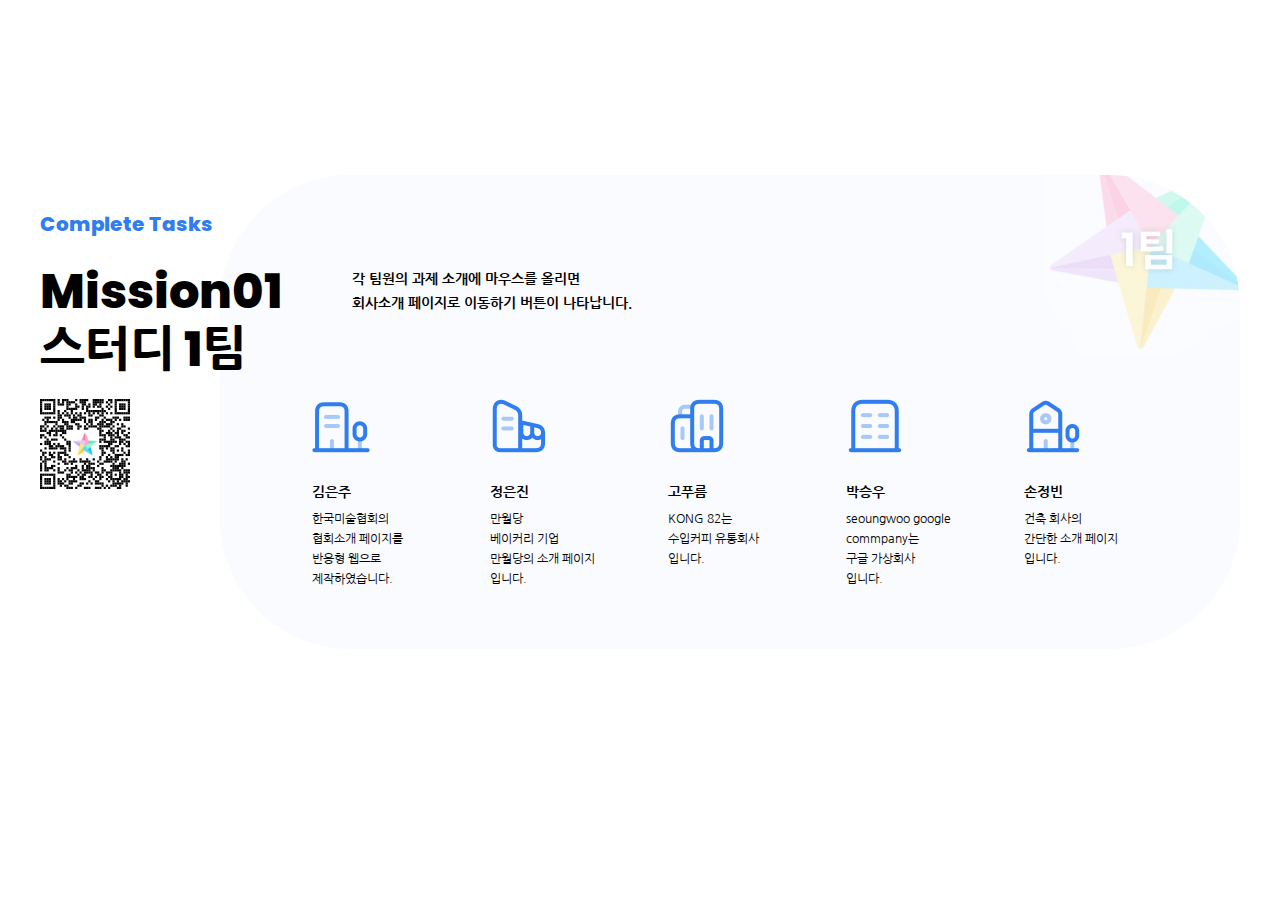
<file: index.html>
<!DOCTYPE html>
<html lang="ko">
   <head>
      <meta charset="UTF-8">
      <meta http-equiv="X-UA-Compatible" content="IE=edge">
      <meta name="viewport" content="width=device-width, initial-scale=1.0">
      <title>Mission01_Study1Team</title>
      <link rel="stylesheet" href="css/kej_index.css">
      <script src="javascript/prefixfree.min.js"></script>
   </head>
   <body>
      <article class="wrap">
         <header>
            <h1><span>Complete Tasks</span>Mission01<br>스터디 1팀</h1>
            <img src="resources/images/kej/index/qrcode.svg" alt="스터디 1팀의 Github" title="스터디 1팀의 Github 바로가기 QRcode">
         </header>
         <section class="flexbox">
            <h2 class="hidden">컨텐츠 시작</h2>
            <p class="discript">각 팀원의 과제 소개에 마우스를 올리면<br>회사소개 페이지로 이동하기 버튼이 나타납니다.</p>
            <article>
               <h2 class="hidden">팀원 과제 링크</h2>
               <!-- 김은주 -->
               <section>
                  <img src="resources/images/kej/index/icon_kej.png" alt="건물아이콘">
                  <h3>김은주</h3>
                  <p>한국미술협회의<br>협회소개 페이지를<br>반응형 웹으로<br>제작하였습니다.</p>
                  <a href="html/kej_about.html" target="_blank" title="회사소개"><span class="hidden">김은주의 과제로 이동하기</span></a>
               </section>
               <!-- 정은진 : p에 설명 수정, a href에 링크경로 추가해 주세요 -->
               <section>
                  <img src="resources/images/kej/index/icon_jej.png" alt="건물아이콘">
                  <h3>정은진</h3>
                  <p>만월당<br>베이커리 기업<br>만월당의 소개 페이지<br>입니다.</p>
                  <a href="html/jungenjin.html" target="_blank" title="회사소개"><span class="hidden">정은진 과제로 이동하기</span></a>
               </section>
               <!-- 고푸름 : p에 설명 수정, a href에 링크경로 추가해 주세요 -->
               <section>
                  <img src="resources/images/kej/index/icon_kpr.png" alt="건물아이콘">
                  <h3>고푸름</h3>
                  <p>KONG 82는<br>수입커피 유통회사<br>입니다.</p>
                  <a href="./html/kopureum.html" target="_blank" title="회사소개"><span class="hidden">고푸름의 과제로 이동하기</span></a>
               </section>
               <!-- 박승우 : p에 설명 수정, a href에 링크경로 추가해 주세요 -->
               <section>
                  <img src="resources/images/kej/index/icon_psw.png" alt="건물아이콘">
                  <h3>박승우</h3>
                  <p>seoungwoo google commpany는<br>구글 가상회사<br>입니다.</p>
                  <a href="./html/seoungwoo.html" target="_blank" title="회사소개"><span class="hidden">박승우 과제로 이동하기</span></a>
               </section>
               <!-- 손정빈 : p에 설명 수정, a href에 링크경로 추가해 주세요 -->
               <section>
                  <img src="resources/images/kej/index/icon_sjb.png" alt="건물아이콘">
                  <h3>손정빈</h3>
                  <p>건축 회사의<br>간단한 소개 페이지<br>입니다.</p>
                  <a href="html/son.html.html" target="_blank" title="회사소개"><span class="hidden">손정빈의 과제로 이동하기</span></a>
               </section>
            </article>
         </section>
      </article>
   </body>
</html>
</file>
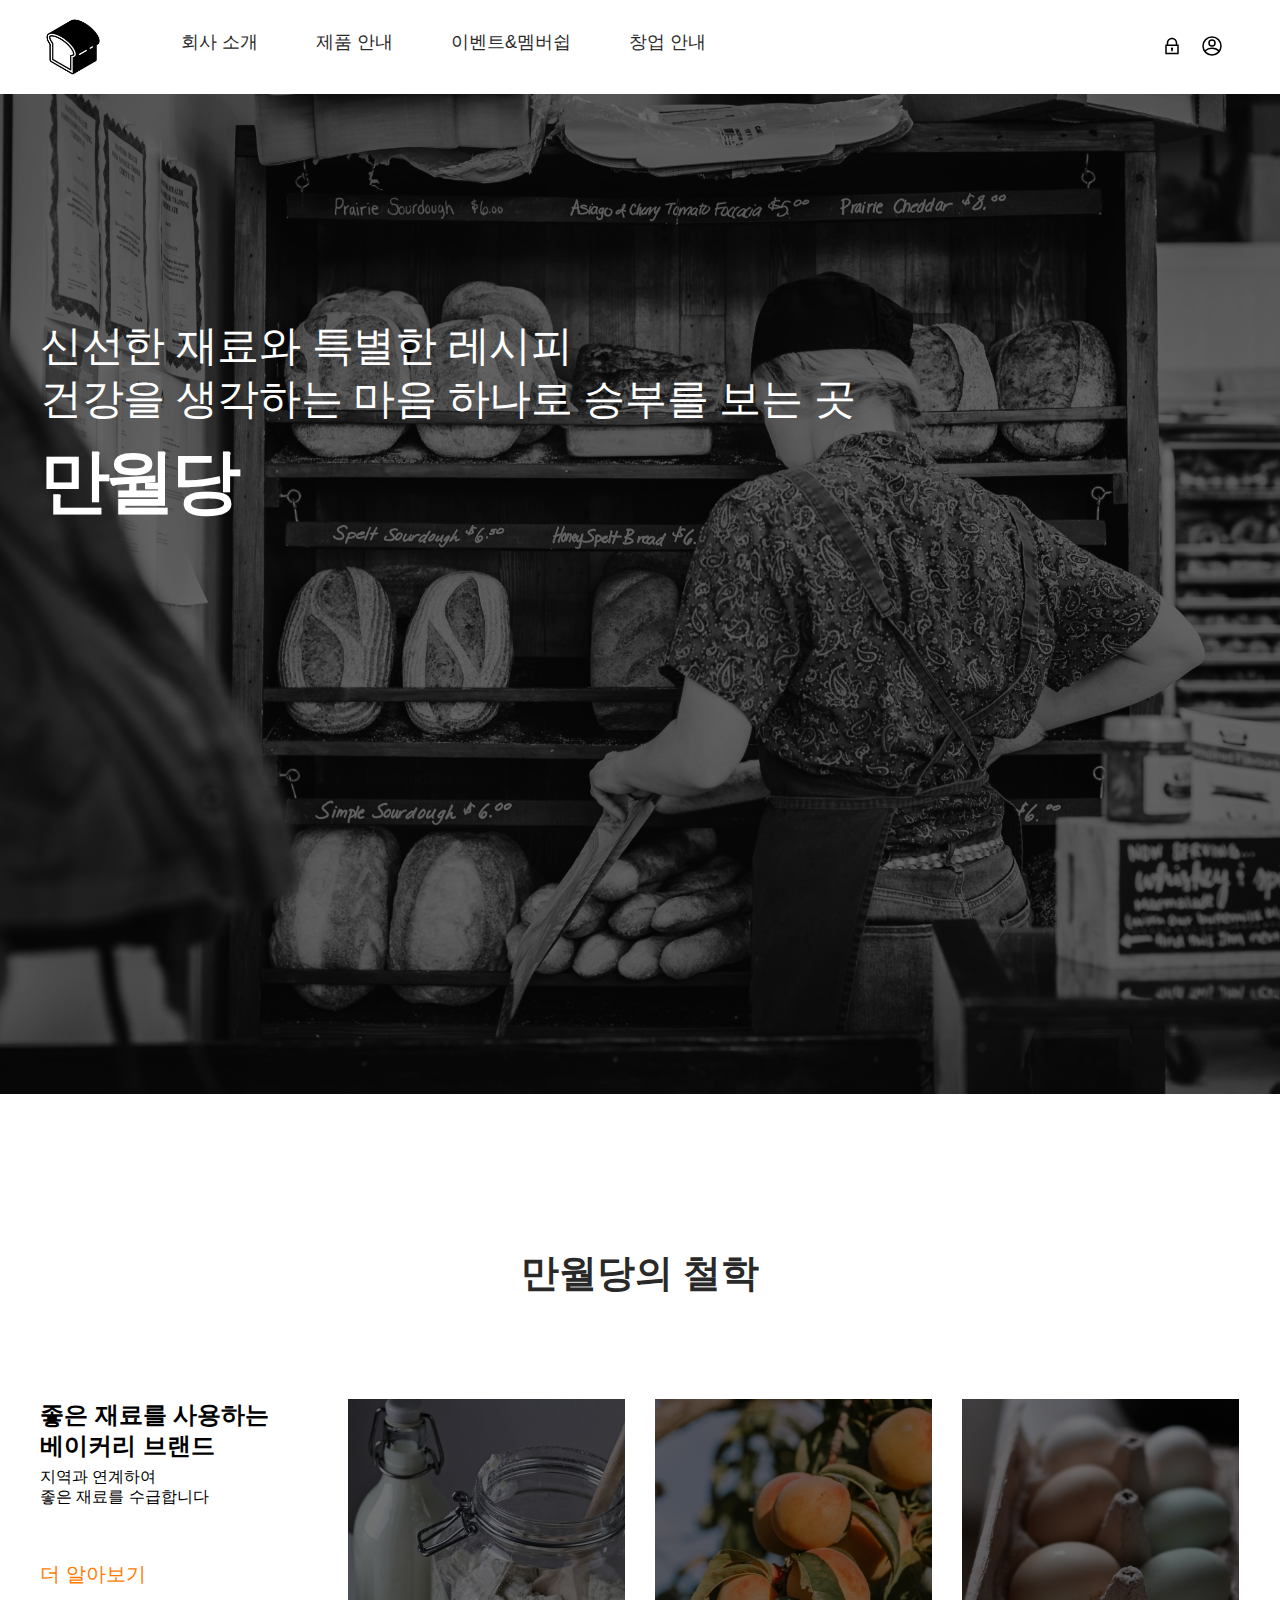
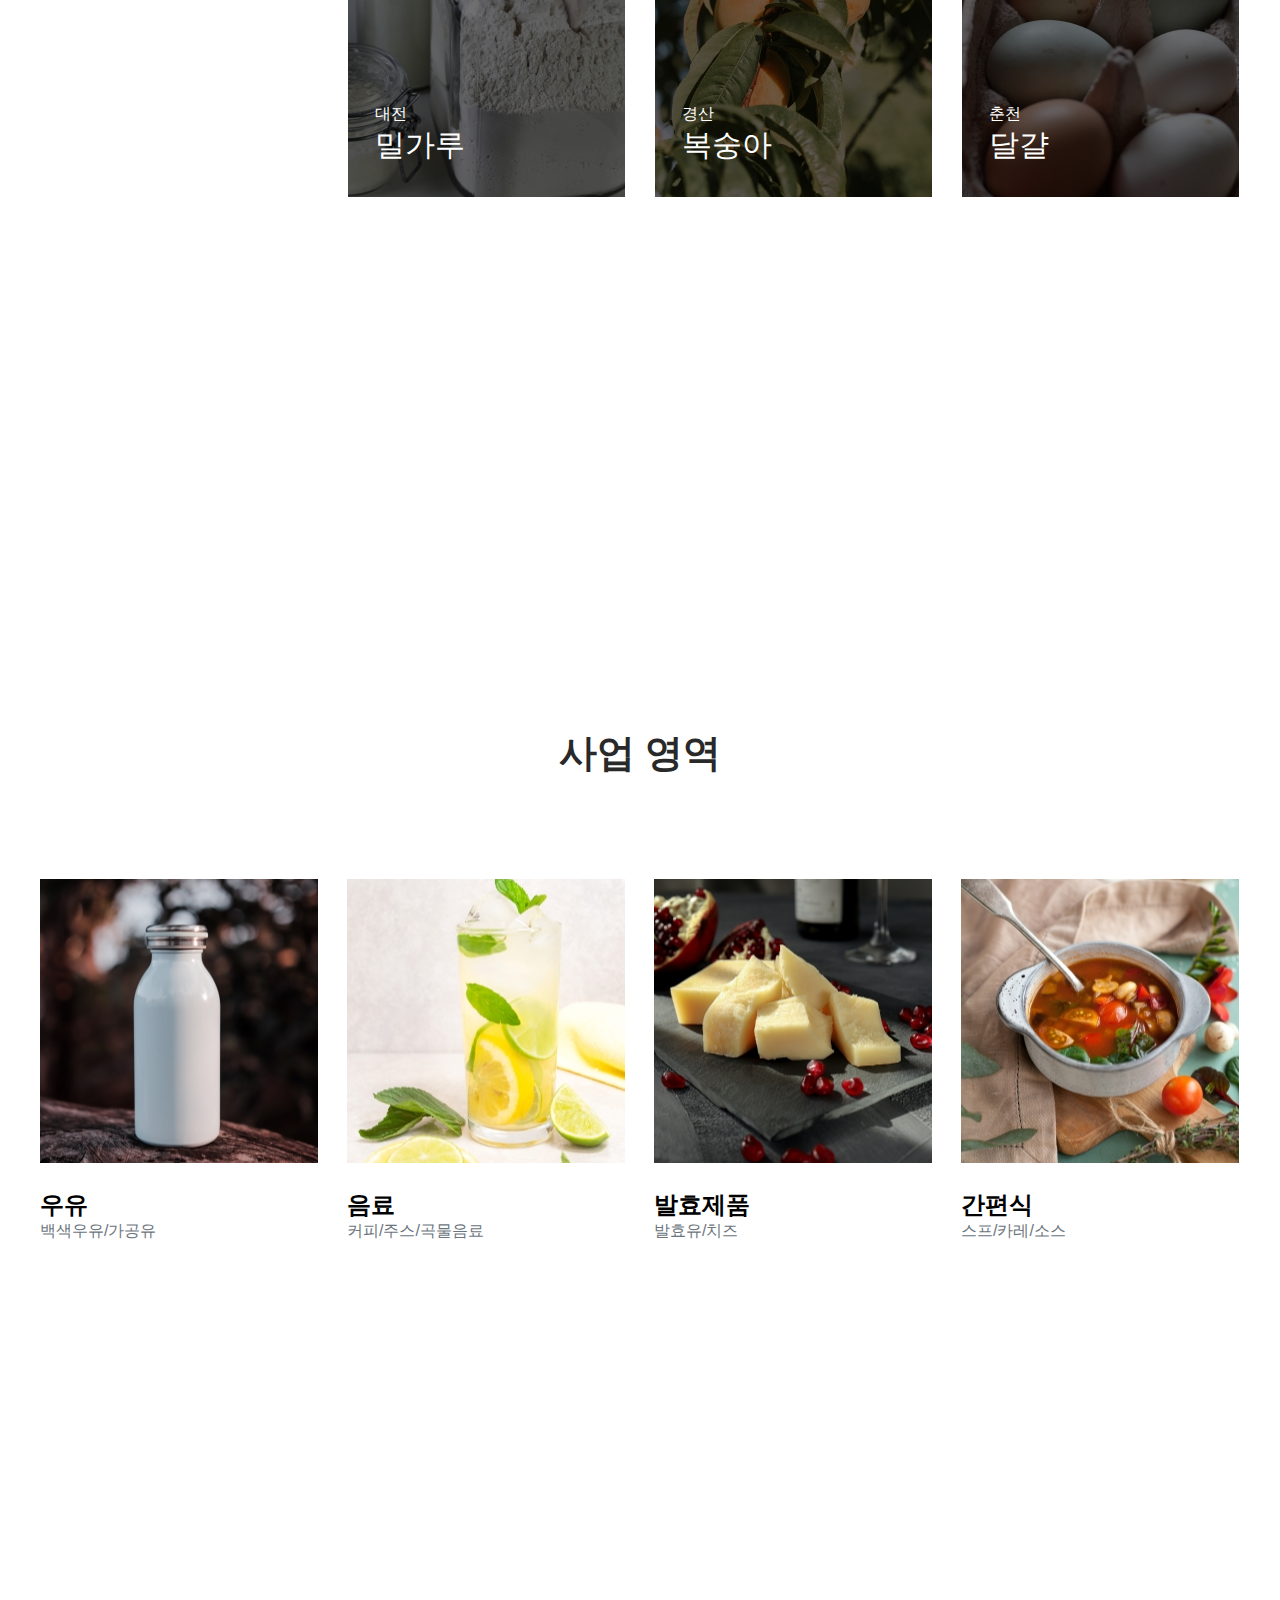
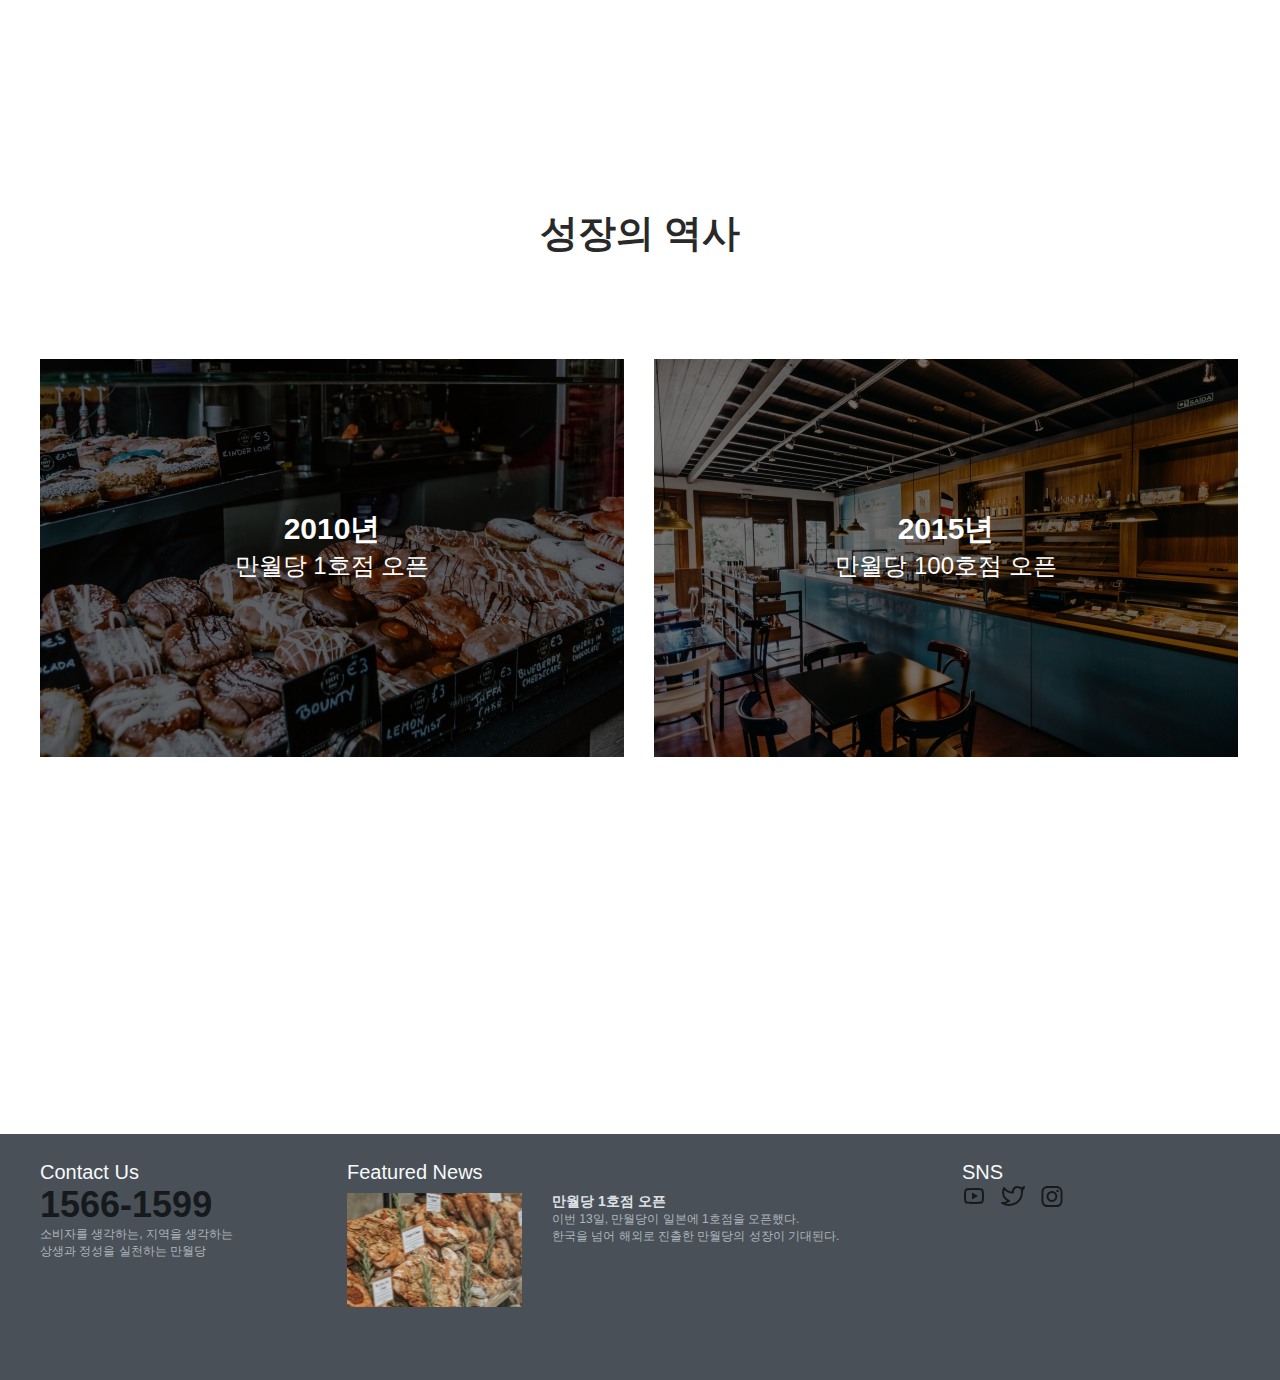
<file: html/jungenjin.html>
<!DOCTYPE html>
<html lang="ko">
<head>
    <meta charset="UTF-8">
    <meta http-equiv="X-UA-Compatible" content="IE=edge">
    <meta name="viewport" content="width=device-width, initial-scale=1.0">
    <title>만월당</title>
    <link rel="stylesheet" href="../css/jingenjin.css">
    <link rel="shortcut ico" href="../resources/images/jungenjin/bread.ico">
    <link rel="icon" href="../resources/images/jungenjin/bread.ico">
</head>
<body>
    <div id="wrap">
        <!-- header -->
        <header>
            <div class="container">
                <h1><a href="jungenjin.html"><img src="../resources/images/jungenjin/bread.ico" alt="만월당 로고"></a></h1>
                <nav>
                    <ul>
                        <li><a href="#">회사 소개</a></li>
                        <li><a href="#">제품 안내</a></li>
                        <li><a href="#">이벤트&멤버쉽</a></li>
                        <li><a href="#">창업 안내</a></li>
                    </ul>
                </nav>
                <nav_r>
                    <ul>
                        <li><a href="#"><div class="nav_icon"><img src="../resources/images/jungenjin/people.svg" alt="인재 채용"></div></a></li>
                        <li><a href="#"><div class="nav_icon"><img src="../resources/images/jungenjin/login.svg" alt="로그인"></div></a></li>
                    </ul>
                </nav_r>
            </div>

        </header>
        <!-- main_visual -->
        <div id="main_visual">
            <div class="container">
                <p class="maintext">신선한 재료와 특별한 레시피<br>
                건강을 생각하는 마음 하나로 승부를 보는 곳 </p>
                <h2>만월당</h2>
            </div>
        </div>
        <section>
            <!-- 1 -->
            <div id="part_1">
                <div class="container">
                    <h3 class="title1">만월당의 철학</h3>
                    <div class="text_box1"> 
                        <p class="sub">좋은 재료를 사용하는 <br>
                        베이커리 브랜드</p>
                        <p class="sub_1">지역과 연계하여 <br>
                            좋은 재료를 수급합니다</p>
                        <p class="button"><a href="#"></a>더 알아보기</p>
                    </div>
                    <div class="part_1box1">
                        <p class="text1">대전</p>
                        <p class="text2">밀가루</p>
                    </div>
                    <div class="part_1box2">
                        <p class="text1">경산</p>
                        <p class="text2">복숭아</p>
                    </div>
                    <div class="part_1box3">
                        <p class="text1">춘천</p>
                        <p class="text2">달걀</p>
                    </div>
                </div>
            </div>
            <!-- 2 -->
            <div id="part_2">
                <div class="container">
                    <h3 class="title1">사업 영역</h3>
                    <div class="part_2box1">
                        <div class="boximg1"></div>
                        <div class="text_box2">
                            <p class="text3">우유</p>
                            <p class="text4">백색우유/가공유</p>
                        </div>
                    </div>
                    <div class="part_2box2">
                        <div class="boximg2"></div>
                        <div class="text_box2">
                            <p class="text3">음료</p>
                            <p class="text4">커피/주스/곡물음료</p>
                        </div>
                    </div>
                    <div class="part_2box2">
                        <div class="boximg3"></div>
                        <div class="text_box2">
                            <p class="text3">발효제품</p>
                            <p class="text4">발효유/치즈</p>
                        </div>
                    </div>
                    <div class="part_2box2">
                        <div class="boximg4"></div>
                        <div class="text_box2">
                            <p class="text3">간편식</p>
                            <p class="text4">스프/카레/소스</p>
                        </div>
                    </div>
                </div>
            </div>
             <!-- 3 -->
             <div id="part_3">
                <div class="container">
                    <h3 class="title1">성장의 역사</h3>
                    <div class="part_3box1">
                        <p class="text5">2010년</p>
                        <p class="text6">만월당 1호점 오픈</p>
                    </div>
                    <div class="part_3box2">
                        <p class="text5">2015년</p>
                        <p class="text6">만월당 100호점 오픈</p>
                    </div>
                    
                </div>
            </div>
            <!-- footer -->
            <footer>
                <div class="container">
                    <div class="footer">
                        <div class="part_4box1">
                            <p class="text7">Contact Us</p>
                            <p class="text8">1566-1599</p>
                            <p class="text9">소비자를 생각하는, 지역을 생각하는 <br>
                            상생과 정성을 실천하는 만월당</p>
                        </div>
                        <div class="part_4box2">
                            <p class="text7">Featured News</p>
                            <div class="boximg5"></div>
                            <div class="text_box3">
                                <p class="text10">만월당 1호점 오픈</p>
                                <p class="text9">이번 13일, 만월당이 일본에 1호점을 오픈했다.<br>
                                    한국을 넘어 해외로 진출한 만월당의 성장이 기대된다.</p>
                            </div>
                        </div>
                        <div class="part_4box3">
                            <p class="text7">SNS</p>
                            <div class="iconbox1"></div>
                            <div class="iconbox2"></div>
                            <div class="iconbox3"></div>
                        </div>
                    </div>
            </footer>
        </section>
    </div>
</body>
</html>
</file>
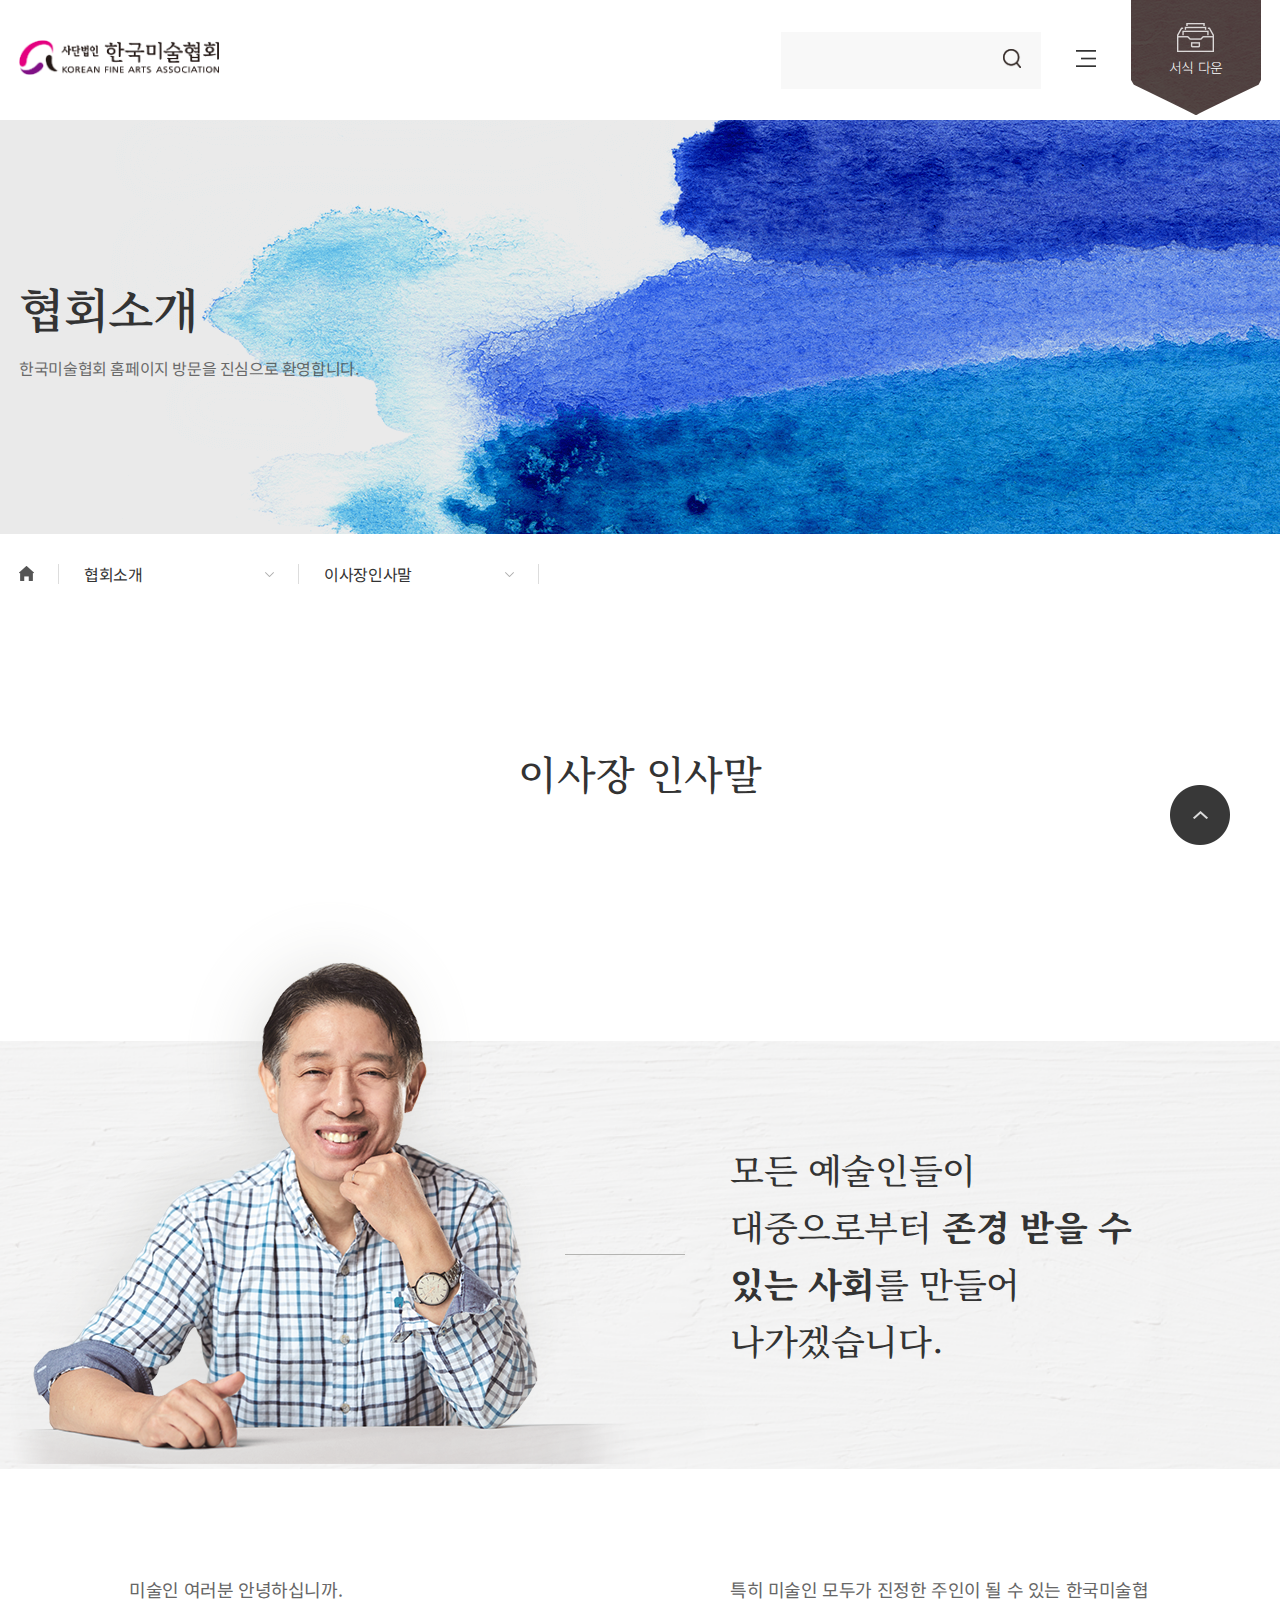
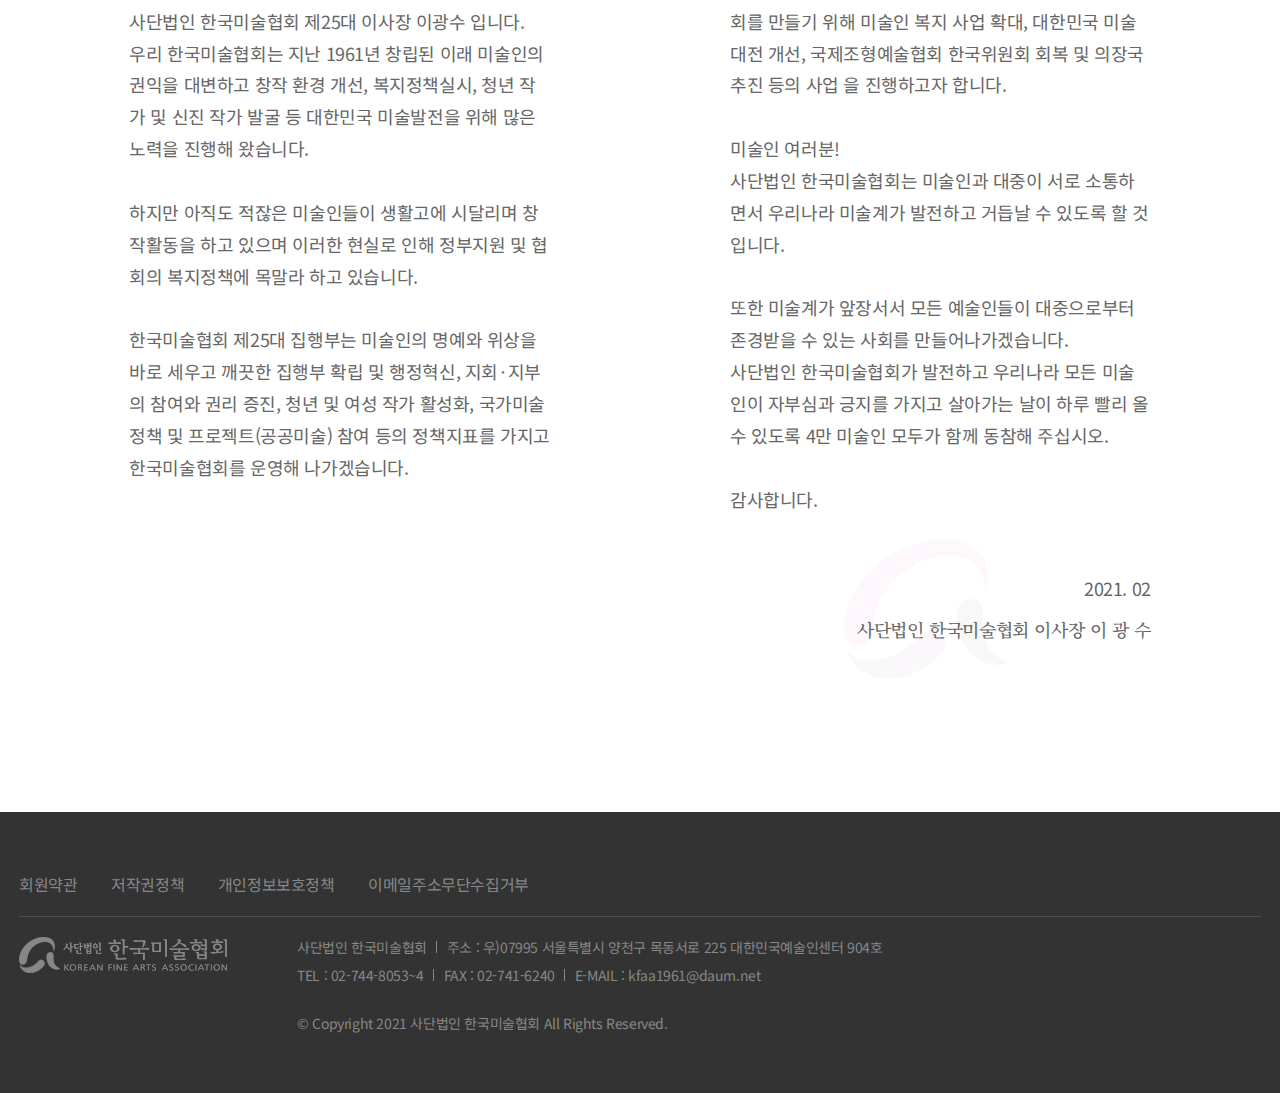
<file: html/kej_about.html>
<!DOCTYPE html>
<html lang="ko">
<head>
    <meta charset="UTF-8">
    <meta http-equiv="X-UA-Compatible" content="IE=edge">
    <meta name="viewport" content="width=device-width, initial-scale=1.0">
    <title>협회소개</title>
    <link rel="stylesheet" href="../css/kej_about_vender.css">
</head>
<body>
    <div class="wrap">
        <!-- header start -->
        <header class="header">
            <div class="flexbox">
                <a href="kej_about.html" class="hd_logo"><img src="../resources/images/kej/hd-logo.png" alt="한국미술협회"></a>
                <ul class="gnb">
                    <li><a href="#">협회소개</a></li>
                    <li><a href="#">협회소식</a></li>
                    <li><a href="#">지회ㆍ지부</a></li>
                    <li><a href="#">산하단체</a></li>
                    <li><a href="#">미술대전</a></li>
                    <li><a href="#">미술인의 날</a></li>
                    <li><a href="#">미술문화계 소식</a></li>
                </ul>
                <div class="rnb">
                    <div class="hd_search">
                        <form>
                            <input type="text" name="hd_sch" id="hd_sch">
                            <label for="hd_sch" class="hidden">검색어입력</label>
                            <button type="submit"><img src="../resources/images/kej/ico-hd-sch.png" alt="검색"></button>
                        </form>
                    </div>
                    <div class="allmenu"><a href="#"><img src="../resources/images/kej/allmenu.png" alt="전체메뉴보기"></a></div>
                    <a href="#" class="filedown">
                        <span class="icon"><img src="../resources/images/kej/ico-hd-filedown.png" alt="서식 다운"></span>
                        <span class="txt">서식 다운</span>
                    </a>
                </div>
            </div>
        </header>
        <!-- header end -->
        <!-- content start -->
        <main class="content">
            <!-- visual image start -->
            <div class="visual">
                <div class="flexbox">
                    <div class="slogan">
                        <h2 class="tit">협회소개</h2>
                        <p>한국미술협회 홈페이지 방문을 진심으로 환영합니다.</p>
                    </div>
                </div>
            </div>
            <!-- visual image end -->
            <!-- page location start -->
            <div class="location">
                <div class="flexbox">
                    <ul>
                        <li class="home"><a href="kej_about.html"><img src="../resources/images/kej/ico-snav-home.png" alt="home"></a></li>
                        <li>협회소개<img src="../resources/images/kej/ico-snav-arr.png" alt="하위메뉴 보기"></li>
                        <li>이사장인사말<img src="../resources/images/kej/ico-snav-arr.png" alt="하위메뉴 보기"></li>
                    </ul>
                </div>
            </div>
            <!-- page location end -->
            <!-- greeting message start -->
            <div class="content_body">
                <h3 class="tit">이사장 인사말</h3>
                <div class="greating_bn">
                    <div class="flexbox">
                        <div class="img_ceo"><img src="../resources/images/kej/ceo.png" alt="이사장사진"></div>
                        <div class="txt_ceo">
                            <p>
                                모든 예술인들이 대중으로부터<br class="pc">
                                <strong>존경 받을 수 있는 사회</strong>를<br class="pc">
                                만들어 나가겠습니다.
                            </p>
                        </div>
                    </div>
                </div>
                <div class="greating_msg">
                    <div class="flexbox">
                        <div>
                            <p>
                                미술인 여러분 안녕하십니까.<br>
                                사단법인 한국미술협회 제25대 이사장 이광수 입니다.<br>
                                우리 한국미술협회는 지난 1961년 창립된 이래 미술인의 권익을 대변하고 창작 환경 개선, 복지정책실시, 청년 작가 및 신진 작가 발굴 등 대한민국 미술발전을 위해 많은 노력을 진행해 왔습니다.<br>
                                <br>
                                하지만 아직도 적잖은 미술인들이 생활고에 시달리며 창작활동을 하고 있으며 이러한 현실로 인해 정부지원 및 협회의 복지정책에 목말라 하고 있습니다.<br>
                                <br>
                                한국미술협회 제25대 집행부는 미술인의 명예와 위상을 바로 세우고 깨끗한 집행부 확립 및 행정혁신, 지회·지부의 참여와 권리 증진, 청년 및 여성 작가 활성화, 국가미술정책 및 프로젝트(공공미술) 참여 등의 정책지표를 가지고 한국미술협회를 운영해 나가겠습니다.
                            </p>
                        </div>
                        <div>
                            <p>
                                특히 미술인 모두가 진정한 주인이 될 수 있는 한국미술협회를 만들기 위해 미술인 복지 사업 확대, 대한민국 미술대전 개선, 국제조형예술협회 한국위원회 회복 및 의장국 추진 등의 사업 을 진행하고자 합니다.<br>
                                <br>
                                미술인 여러분!<br>
                                사단법인 한국미술협회는 미술인과 대중이 서로 소통하면서 우리나라 미술계가 발전하고 거듭날 수 있도록 할 것입니다.<br>
                                <br>
                                또한 미술계가 앞장서서 모든 예술인들이 대중으로부터 존경받을 수 있는 사회를 만들어나가겠습니다.<br>
                                사단법인 한국미술협회가 발전하고 우리나라 모든 미술인이 자부심과 긍지를 가지고 살아가는 날이 하루 빨리 올 수 있도록 4만 미술인 모두가 함께 동참해 주십시오.<br>
                                <br>
                                감사합니다.
                            </p>
                            <div class="sign">
                                <div class="txt">
                                    <span class="date">2021. 02</span>
                                    <p>사단법인 한국미술협회 이사장 이 광 수</p>
                                </div>
                            </div>
                        </div>
                    </div>
                </div>
            </div>
            <!-- greeting message end -->
        </main>
        <!-- content end -->
        <!-- footer start -->
        <footer class="footer">
            <div class="flexbox">
                <div class="fnb">
                    <a href="#">회원약관</a>
                    <a href="#">저작권정책</a>
                    <a href="#">개인정보보호정책</a>
                    <a href="#">이메일주소무단수집거부</a>
                </div>
                <div class="footer_body">
                    <a href="kej_about.html" class="ft_logo"><img src="../resources/images/kej/ft-logo.png" alt="한국미술협회"></a>
                    <div class="info">
                        <p>사단법인 한국미술협회</p>
                        <p class="end">주소 : 우)07995 서울특별시 양천구 목동서로 225 대한민국예술인센터 904호</p>
                        <p class="clear">TEL : 02-744-8053~4</p>
                        <p>FAX : 02-741-6240</p>
                        <p class="end">E-MAIL : kfaa1961@daum.net</p>
                        <p class="copy end">&copy; Copyright 2021 사단법인 한국미술협회 All Rights Reserved.</p>
                    </div>
                </div>
            </div>
        </footer>
        <!-- footer end -->
        <span class="top_btn"><a href="#"><img src="../resources/images/kej/top-btn.png" alt="상단으로"></a></span>
    </div>
</body>
</html>
</file>
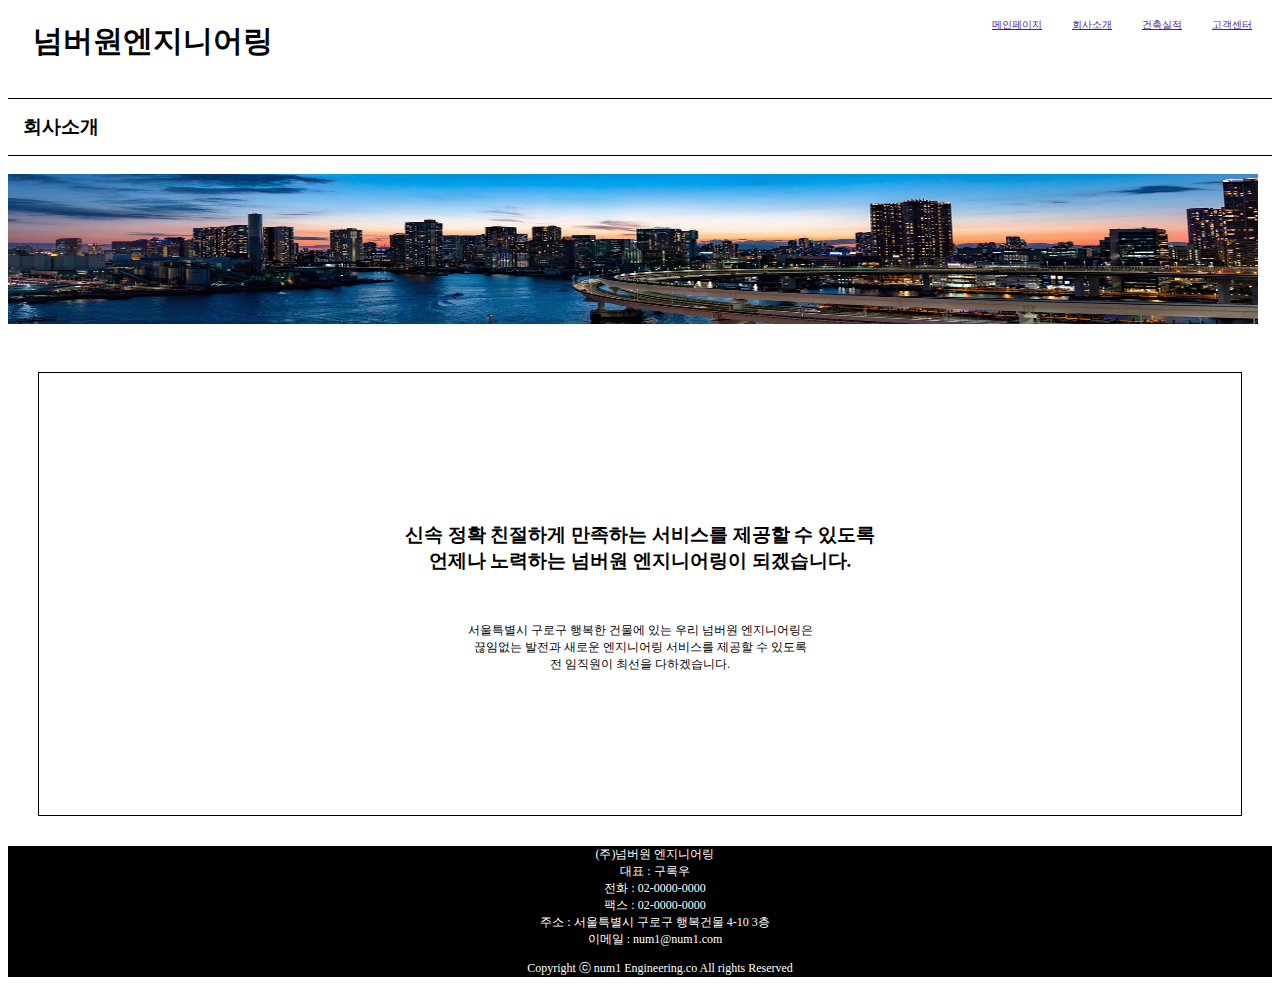
<file: html/son.html.html>
<!DOCTYPE html>
<html lang="ko">
<head>
    <meta charset="UTF-8">
    <meta http-equiv="X-UA-Compatible" content="IE=edge">
    <meta name="viewport" content="width=device-width, initial-scale=1.0">
    <title>넘버원엔지니어링 회사</title>
    <link rel="shortcut icon" href="../resources/images/son/office.ico" type="image/x-icon">
    <link rel="stylesheet" href="../css/soncss.css">
    
</head>
<body>

    <!-- 상단 -->
    <div id="wrap">
        <header id="header" class="headerwrap">
            <h1 class="logo">넘버원엔지니어링</h1>
                <ul class="wraplogo">
                    <li><a href=""><span>메인페이지</span></a></li>
                    <li><a href=""><span>회사소개</span></a></li>
                    <li><a href=""><span>건축실적</span></a></li>
                    <li><a href=""><span>고객센터</span></a></li>
                </ul>
            </header>
        <br><br><br><br>

    <br>

    <!-- 여기서부터 회사 소개 -->
    
    <div #content class="content">
        <div class="intro">
           <div class="pageInheader">
               <h3 class="h3Intro">회사소개</h3>
           </div>
        </div>
        <br>
          </div>
        <div class="images">
            <img src="../resources/images/son/buildingpic.jpg" alt="빌딩이미지" width="1250px" height="150px">
        </div>
        <br>
        
        
        <article class="Intropage">
            <div class="contentIntro">
                <h3 class="h3contentIntro">
                신속 정확 친절하게 만족하는 서비스를 제공할 수 있도록<br>
                언제나 노력하는 넘버원 엔지니어링이 되겠습니다.
                </h3>
                <br>
                <p class="pcontentIntro">
                서울특별시 구로구 행복한 건물에 있는 우리 넘버원 엔지니어링은<br>
                끊임없는 발전과 새로운 엔지니어링 서비스를 제공할 수 있도록<br>
                전 임직원이 최선을 다하겠습니다.
                </p>
            </div>
        </article>
    </div>

    <!-- 푸터 -->
    <footer>
        <div >
            <ul class="info">
                <li>(주)넘버원 엔지니어링</li>
                <li>대표 : 구록우</li>
                <li>전화 : 02-0000-0000</li>
                <li>팩스 : 02-0000-0000</li>
                <li>주소 :	서울특별시 구로구 행복건물 4-10 3층</li>
                <li>이메일 : num1@num1.com</li>
              <p>Copyright ⓒ num1 Engineering.co All rights Reserved</p>
        
        
        </div>
    </footer>
    
</body>
</html>
</file>
<file: css/kej_index.css>
@charset "utf-8";
@import url('https://fonts.googleapis.com/css2?family=Nanum+Gothic:wght@400;700;800&family=Poppins:wght@700&display=swap');

*{margin:0; padding:0; box-sizing:border-box;}
p, h3{font-family:'Nanum Gothic'; font-size:14px; font-weight:700}
.hidden {position:absolute; width:1px; height:1px; overflow:hidden; margin:-1px; border:0;}

body{display:flex; justify-content:center; align-items:center; min-height:100vh;}
.wrap {position:relative; width:1200px; height:550px}

header{float:left; margin-top:20px;}
header h1{font-family:'Poppins', 'Nanum Gothic'; font-size:48px; line-height:58px; font-weight:800; padding-bottom:20px}
header h1 span{display:block; color:#307DEF; font-size:20px; margin-bottom:10px;}

.flexbox {display:flex; flex-direction:column; position:relative; padding-right:65px;} 
.flexbox::before{content:""; position:absolute; top:0; right:0; width:1020px; height:474px; background:#F9FBFF url(../resources/images/kej/index/bg.png) no-repeat right top; border-radius:130px; z-index:-999}
.discript{height:187px; padding:92px 0 0 70px; line-height:24px;}
.flexbox > article {display:flex}
.flexbox > article > section {position:relative; width:178px; height:328px; border-radius:70px; padding:35px 0 0 30px}
.flexbox > article > section > img {width:58px; height:58px}
.flexbox > article > section > h3 {margin:26px 0 10px 0;}
.flexbox > article > section > p {font-size:12px; font-weight:400; line-height:20px}
@keyframes boxon {
    from{background:rgba(255,255,255,0); box-shadow:0px 0px 60px rgba(48, 125, 239, 0);} to{background:#fff; box-shadow:0px 0px 60px rgba(48, 125, 239, 0.15);}
}
.flexbox > article > section:hover{animation:boxon 0.3s; background:#fff; box-shadow:0px 0px 60px rgba(48, 125, 239, 0.15)}
.flexbox > article > section > a {position:absolute; right:24px; bottom:40px; width:40px; height:40px; border-radius:20px; opacity:0;}
.flexbox > article > section:hover > a{background:#307DEF url('../resources/images/kej/index/btn_arrow.svg') no-repeat center; opacity:0.5; transition:0.3s;}
.flexbox > article > section:hover > a:hover{box-shadow:0px 3px 10px rgba(48, 125, 239, 0.5); opacity:1; transition:0.3s}
</file>
<file: css/jingenjin.css>
@charset "utf-8";
/* 초기화 */
* {
   margin: 0;
   padding: 0;
}
a {
   text-decoration: none;
}
ul,
li,
ol {
   list-style: none;
}
/* common */
.container {
   margin: 0 auto;
   max-width: 1200px;
   overflow: hidden;
   font-family: 'Noto Sans KR', sans-serif;
}
/* header */
header {
   width: 100%;
   height: 80px;
   margin: 14px 0 0 0;
   box-sizing: border-box;
}
h1 img {
   width: 66px;
}
h1 {
   float: left;
   margin: 0 75px 0 0;
}
nav {
   float: left;
   overflow: hidden;
}
nav ul li {
   float: left;
   margin: 16px 58px 0 0;
   font-size: 18px;
   font-weight: 300;
}
nav ul li a {
   color: #292929;
}
nav_r {
   float: right;
   overflow: hidden;
}
nav_r ul li {
   float: right;
   margin: 20px 0 0 0;
   font-size: 18px;
   font-weight: 300;
}
nav_r ul li img {
   width: 24px;
   height: 24px;
   background-position: center;
   background-size: cover;
}
.nav_icon {
   float: right;
   width: 40px;
   height: 40px;
}
/* nav hover */
nav ul li a:hover {
   color: #ff7b00;
}
/* main_visual */
#main_visual {
   clear: both;
   width: 100%;
   height: 1000px;
   background-image: url(../resources/images/jungenjin/main.jpg);
   background-position: center;
   background-size: cover;
   background-color: #707070;
   background-blend-mode: multiply;
}
.maintext {
   font-size: 42px;
   color: #fff;
   font-weight: 300;
   margin: 226px 0 0 0;
   box-sizing: border-box;
   letter-spacing: -0.45px;
   line-height: 125%;
}
h2 {
   font-size: 70px;
   color: #ffff;
   margin: 10px 0 0 0;
   box-sizing: border-box;
   letter-spacing: -4.7px;
}
/* common title */
.title1 {
   text-align: center;
   font-size: 38px;
   font-weight: bold;
   color: #292929;
   margin: 154px 0 100px 0;
   box-sizing: border-box;
}

/* 1 */
#part_1 {
   width: 100%;
   height: 1080px;
   clear: both;
}
.text_box1 {
   float: left;
   width: 278px;
   height: 200px;
}
.sub {
   font-size: 24px;
   font-weight: bold;
   line-height: 130%;
}
.sub_1 {
   font-size: 16px;
   font-weight: 300;
   line-height: 120%;
   padding: 6px 0 0 0;
}
.button {
   font-size: 20px;
   font-weight: 100;
   margin: 55px 0 0 0;
   color: #ff7b00;
}
.text1 {
   padding: 305px 0 0 27px;
   font-size: 16px;
   color: #fff;
}
.text2 {
   padding: 0 0 0 27px;
   font-size: 30px;
   font-weight: 100;
   color: #fff;
}
.part_1box1 {
   float: left;
   width: 277px;
   height: 398px;
   margin: 0 30px 0 30px;
   background-image: url(../resources/images/jungenjin/flour.jpg);
   background-color: #707070;
   background-blend-mode: multiply;
}
.part_1box2 {
   float: left;
   box-sizing: border-box;
   width: 277px;
   height: 398px;
   margin: 0 30px 0 0;
   background-image: url(../resources/images/jungenjin/peach.jpg);
   background-color: #707070;
   background-blend-mode: multiply;
}
.part_1box3 {
   float: left;
   box-sizing: border-box;
   width: 277px;
   height: 398px;
   background-image: url(../resources/images/jungenjin/egg.jpg);
   background-color: #707070;
   background-blend-mode: multiply;
}
/* 1-hover */
.button:hover {
   color: #ff7b00;
   font-weight: bold;
}
.part_1box1:hover {
   background-color: #252525;
   background-blend-mode: multiply;
}
.part_1box2:hover {
   background-color: #252525;
   background-blend-mode: multiply;
}
.part_1box3:hover {
   background-color: #252525;
   background-blend-mode: multiply;
}
/* 2 */
#part_2 {
   width: 100%;
   height: 1080px;
   clear: both;
}
.part_2box1 {
   float: left;
   width: 277px;
   height: 380px;
}
.part_2box2 {
   float: left;
   width: 277px;
   height: 380px;
   margin: 0 0 0 30px;
}
.text_box2 {
   width: 278px;
   height: 70px;
   margin: 26px 0 0 0;
}
.text3 {
   font-size: 24px;
   font-weight: bold;
}
.text4 {
   font-size: 16px;
   font-weight: 400;
   color: #6c757d;
}
.boximg1 {
   object-fit: contain;
   width: 278px;
   height: 284px;
   background-image: url(../resources/images/jungenjin/milk.jpg);
   background-position: center;
}

.boximg2 {
   width: 278px;
   height: 284px;
   background-image: url(../resources/images/jungenjin/beverage.jpg);
   background-position: center;
}
.boximg3 {
   width: 278px;
   height: 284px;
   background-image: url(../resources/images/jungenjin/cheese.jpg);
   background-position: center;
}
.boximg4 {
   width: 278px;
   height: 284px;
   background-image: url(../resources/images/jungenjin/soup.jpg);
   background-position: center;
}
/* 2-hover */
.text3:hover {
   color: #ff7b00;
}
/* 3 */
#part_3 {
   width: 100%;
   height: 1080px;
   clear: both;
}
.part_3box1 {
   float: left;
   width: 584px;
   height: 398px;
   background-image: url(../resources/images/jungenjin/bakery1.jpg);
   background-color: #707070;
   background-blend-mode: multiply;
}
.part_3box2 {
   float: left;
   margin: 0 0 0 30px;
   width: 584px;
   height: 398px;
   background-image: url(../resources/images/jungenjin/bakery2.jpg);
   background-color: #707070;
   background-blend-mode: multiply;
}
.text5 {
   text-align: center;
   font-size: 30px;
   font-weight: bold;
   padding: 150px 0 0 0;
   color: #fff;
}
.text6 {
   text-align: center;
   font-size: 24px;
   font-weight: 300;
   color: #fff;
}
/* 3-hover */
.part_3box1:hover {
   background-color: #252525;
   background-blend-mode: multiply;
}
.part_3box2:hover {
   background-color: #252525;
   background-blend-mode: multiply;
}
/* footer */
footer {
   clear: both;
   width: 100%;
   min-height: 246px;
   background-color: #495057;
   clear: both;
}
.text7 {
   font-size: 20px;
   font-weight: 100;
   color: #f8f9fa;
}
.part_4box1 {
   float: left;
   width: 277px;
   height: 155px;
   margin: 27px 0 0 0;
}
.text8 {
   font-size: 36px;
   font-weight: 800;
   color: #161a1d;
}
.text9 {
   font-size: 12px;
   font-weight: 300;
   color: #adb5bd;
}
.part_4box2 {
   float: left;
   width: 585px;
   height: 155px;
   margin: 27px 0 0 30px;
}
.boximg5 {
   float: left;
   width: 175px;
   height: 114px;
   background-image: url(../resources/images/jungenjin/bakery3.jpg);
   background-position: center;
   margin: 9px 0 0 0;
}
.text_box3 {
   float: left;
   width: 380px;
   height: 114px;
   margin: 9px 0 0 30px;
}
.text10 {
   font-size: 14px;
   font-weight: bold;
   color: #dee2e6;
}
.part_4box3 {
   float: left;
   width: 277px;
   height: 155px;
   margin: 27px 0 0 30px;
}
.iconbox1 {
   float: left;
   width: 24px;
   height: 24px;
   background-image: url(../resources/images/jungenjin/youtube_icon.svg);
   background-position: center;
   background-size: cover;
   box-sizing: border-box;
   filter: invert(7%) sepia(7%) saturate(1352%) hue-rotate(163deg) brightness(95%) contrast(93%);
}
.iconbox2 {
   float: left;
   width: 24px;
   height: 24px;
   margin: 0 0 0 15px;
   background-image: url(../resources/images/jungenjin/twitter_icon.svg);
   background-position: center;
   background-size: cover;
   box-sizing: border-box;
   filter: invert(7%) sepia(7%) saturate(1352%) hue-rotate(163deg) brightness(95%) contrast(93%);
}
.iconbox3 {
   float: left;
   width: 24px;
   height: 24px;
   margin: 0 0 0 15px;
   background-image: url(../resources/images/jungenjin/instagram_icon.svg);
   background-position: center;
   background-size: cover;
   box-sizing: border-box;
   filter: invert(7%) sepia(7%) saturate(1352%) hue-rotate(163deg) brightness(95%) contrast(93%);
}
</file>
<file: css/kej_about_vender.css>
@charset "utf-8";
@import url('https://fonts.googleapis.com/css2?family=Noto+Sans+KR:wght@300;400;500;600;700&family=Noto+Serif+KR:wght@300;400;500;600;700&display=swap');

* {margin:0; padding:0; -webkit-box-sizing:border-box; box-sizing:border-box}
html{font-size:62.5%}
body {height:100%; font-family:'Noto Sans KR', sans-serif; font-size:1.6rem; font-weight:400; color:#333; letter-spacing:-0.025em; word-break:keep-all;}
ul, ol, li {list-style:none}
img {max-width:100%; height:auto}
a {color:#333; text-decoration:none}
.flexbox {
	max-width:1280px; height:100%;
	display:-webkit-box; display:-ms-flexbox; display:flex; 
	-webkit-box-pack:justify; -ms-flex-pack:justify; justify-content:space-between; 
	-webkit-box-align:center; -ms-flex-align:center; align-items:center;
	margin:0 auto
}
.hidden {position:absolute; width:1px; height:1px; overflow:hidden; margin:-1px; border:0}

/* header */
.header {position:fixed; width:100%; height:150px; top:0; left:0; background:#fff; z-index:1000;}
.header .flexbox {width:calc(100% - 70px); max-width:inherit; margin:0 20px 0 50px}
.header .gnb {margin-left:-8em}
.header .gnb li {display:inline-block; position:relative}
.header .gnb li a {display:block; padding:0 22px; font-size:1.8rem; font-weight:500; line-height:150px; color:#555}
.header .gnb li a::after {
	content:""; display:block; position:absolute; bottom:0; left:50%; width:0; height:4px; 
	-webkit-transform:translateX(-50%); -ms-transform:translateX(-50%); transform:translateX(-50%); 
	background:#8f6b91; 
	-webkit-transition:0.3s; -o-transition:0.3s; transition:0.3s
}
.header .gnb li:hover a::after {width:calc(100% - 44px); height:4px}

/* header right */
.header .rnb {
	display:-webkit-box; display:-ms-flexbox; display:flex; 
	-webkit-box-pack:justify; -ms-flex-pack:justify; justify-content:space-between; 
	-webkit-box-align:center; -ms-flex-align:center; align-items:center;
}
.header .hd_search {position:relative}
.header .hd_search input {width:330px; height:57px; padding:0 20px; background:#f8f8f8; border:none; color:#aaa}
.header .hd_search button {position:absolute; right:20px; top:0; width:18px; height:100%; background:none; border:none; cursor:pointer}
.header .allmenu a {display:inline-block; width:20px; height:24px; margin:0 35px}
.header .filedown {
	display:-webkit-box; display:-ms-flexbox; display:flex; 
	-webkit-box-pack:center; -ms-flex-pack:center; justify-content:center; 
	-webkit-box-align:center; -ms-flex-align:center; align-items:center;
	-webkit-box-orient:vertical; -webkit-box-direction:normal; -ms-flex-direction:column; flex-direction:column; 
	width:130px; height:130px; background:url(../resources/images/kej/hd-filedown-bg.png) no-repeat center bottom/contain; margin-top:-20px
}
.header .filedown .icon {display:block}
.header .filedown .txt {display:block; font-size:1.4rem; font-weight:300; color:#fff;}

/* main */
.content {padding-top:150px}

/* visual image */
.visual {height:414px; background:url(../resources/images/kej/svisual-bg01.png) no-repeat center/cover;}
.visual .slogan .tit{font:600 4.7rem 'Noto Serif KR', serif}
.visual .slogan p {margin-top:15px; opacity:0.7;}

/* page location */
.location .flexbox {display:block;}
.location ul {
	display:-webkit-box; display:-ms-flexbox; display:flex; 
	-webkit-box-align:center; -ms-flex-align:center; align-items:center;
	height:80px
}
.location ul li {
	display:-webkit-box; display:-ms-flexbox; display:flex; 
	-webkit-box-pack:justify; -ms-flex-pack:justify; justify-content:space-between; 
	-webkit-box-align:center; -ms-flex-align:center; align-items:center;
	position:relative; width:240px; padding:0 25px; cursor:pointer
}
.location ul li::after {
	content:""; display:inline-block; position:absolute; top:50%; right:0; width:1px; height:20px; 
	-webkit-transform:translateY(-50%); -ms-transform:translateY(-50%); transform:translateY(-50%); 
	background:#ddd
}
.location ul li img {width:9px; height:5px}
.location .home {width:40px; padding-left:0}
.location .home img {width:15px; height:15px}

/* greeting */
.content_body {padding:130px 0 170px}
.content_body .tit {font:500 4rem 'Noto Serif KR', serif; text-align:center; margin-bottom:100px}
.greating_bn {width:100%; background:url(../resources/images/kej/greetings-img-bg.png) no-repeat center/cover; margin-top:240px}
.greating_bn .flexbox {
	position:relative; 
	-webkit-box-pack:end; -ms-flex-pack:end; justify-content:flex-end;
}
.greating_bn .img_ceo {position:absolute; left:-80px; bottom:0}
.greating_bn .img_ceo img{max-width:100%}
@-webkit-keyframes toleft {
	from {-webkit-transform:translateX(20%); transform:translateX(20%); opacity:0;} 
	to {-webkit-transform:translateX(0); transform:translateX(0); opacity:1;}
}
@keyframes toleft {
	from {-webkit-transform:translateX(20%); transform:translateX(20%); opacity:0;} 
	to {-webkit-transform:translateX(0); transform:translateX(0); opacity:1;}
}
.greating_bn .txt_ceo {
	-webkit-animation:toleft 1.4s; animation:toleft 1.4s; 
	display:-webkit-box; display:-ms-flexbox; display:flex; 
	-webkit-box-align:center; -ms-flex-align:center; align-items:center; 
	width:calc(50% + 120px); padding:100px 80px 100px 0;
}
.greating_bn .txt_ceo::before {
	content:""; display:inline-block; 
	-ms-flex-negative:0; flex-shrink:0; 
	width:120px; height:1px; background:#b4b4b2; margin:0 45px;
}
.greating_bn .txt_ceo p {font:500 3.5rem 'Noto Serif KR', serif; line-height:1.628;}
.greating_bn .txt_ceo p strong {font-weight:800;}
.greating_msg {margin-top:105px; font-size:1.8rem; color:#666}
@-webkit-keyframes totop {
	from {-webkit-transform:translateY(20%); transform:translateY(20%); opacity:0;} 
	to {-webkit-transform:translateY(0); transform:translateY(0); opacity:1;}
}
@keyframes totop {
	from {-webkit-transform:translateY(20%); transform:translateY(20%); opacity:0;} 
	to{-webkit-transform:translateY(0); transform:translateY(0); opacity:1;}
}
.greating_msg .flexbox {
	-webkit-animation:totop 1.4s 0.3s; animation:totop 1.4s 0.3s; 
	-webkit-box-align:start; -ms-flex-align:start; align-items:flex-start;
}
.greating_msg .flexbox > div {width:calc(50% - 90px)}
.greating_msg .flexbox > div:first-child {padding-left:110px}
.greating_msg .flexbox > div:last-child {padding-right:110px}
.greating_msg .flexbox div p {line-height:1.77; word-break:break-word;}
.greating_msg .flexbox div .sign {text-align:right; margin-top:60px}
.greating_msg .flexbox div .sign .txt {display:inline-block; position:relative}
.greating_msg .flexbox div .sign .txt::before {
	content:""; display:inline-block; position:absolute; width:169px; height:142px; background:url(../resources/images/kej/greetings-sign-bg.png) no-repeat center/contain; left:-15px; top:50%; 
	-webkit-transform:translateY(-50%); -ms-transform:translateY(-50%); transform:translateY(-50%)
}
.greating_msg .flexbox div .sign .txt .date {margin-bottom:10px}
.greating_msg .flexbox div .sign .txt p {font:500 1.8rem 'Noto Serif KR', serif; margin-top:15px}

/* footer */
.footer {background:#333; padding:40px 0; color:#878787;}
.footer .flexbox {display:block;}
.footer .fnb {padding:20px 0; border-bottom:1px solid #4f4f4f}
.footer .fnb a {display:inline-block; color:#878787; margin-right:30px}
.footer .footer_body {
	display:-webkit-box;display:-ms-flexbox; display:flex; 
	padding:20px 0
}
.footer .footer_body .ft_logo {display:inline-block; margin-right:60px}
.footer .footer_body .info {clear:both}
.footer .footer_body .info p {position:relative; float:left; font-size:1.4rem; margin-bottom:8px; padding:0 10px}
.footer .footer_body .info p::after {
	content:""; display:inline-block; position:absolute; top:50%; right:0; width:1px; height:12px; 
	-webkit-transform:translateY(-50%); -ms-transform:translateY(-50%); transform:translateY(-50%); 
	background:#878787;
}
.footer .footer_body .info p.clear {clear:left}
.footer .footer_body .info p.copy {clear:left; margin:20px 0 0 0;}
.footer .footer_body .info p.end::after {display:none;}

.top_btn {position:fixed; right:50px; bottom:50px; cursor:pointer; z-index:100}

/* 반응형 */
@media ( max-width: 1820px ) {
	.flexbox {width:97%; margin:0 auto}
	
	.header {height:120px}
	.header .flexbox {width:97%; margin:0 auto}
	.header .hd_logo {width:200px}
	.header .gnb {margin-left:0}
	.header .gnb li a {font-size:1.7rem; line-height:120px;}
	.header .hd_search input {width:260px;}

	.content {padding-top:120px}
}

@media ( max-width: 1570px ) {
	.header .gnb {display:none;}
	.greating_bn .txt_ceo .pc {display:none}
}

@media ( max-width: 1024px ) {
	html {font-size:57%}

	.flexbox {width:94%;}
	.header .flexbox {margin:0 2.5%; width:calc(100% - 5%)}
	.header .hd_logo {width:210px;}
	.header .hd_search input {display:none;}
	.header .hd_search button {right:-4px; top:-10px;}

	.visual {height:230px;}
	.visual .slogan .tit{font-size:3.4rem}

	.content_body {padding:90px 0}
	.content_body .tit {font-size:3.2rem; margin-bottom:60px}
	.greating_bn .img_ceo img{max-width:85%}
	.greating_bn .txt_ceo {padding:72px 0;}
	.greating_bn .txt_ceo p {font-size:2.6rem}
	.greating_bn .txt_ceo .pc {display:block}
	.greating_msg .flexbox {flex-wrap:wrap}
	.greating_msg .flexbox > div {width:100%}
	.greating_msg .flexbox > div:first-child {padding-left:0}
	.greating_msg .flexbox > div:last-child {padding-right:0}
	.greating_msg .flexbox div .sign .txt::before {width:154px;}

	.footer {padding:35px 0;}
	.footer .fnb {padding:18px 0;}
	.footer .fnb a {margin-right:25px}
	.footer .footer_body {padding:18px 0}
	.footer .footer_body .ft_logo {max-width:190px}
	.footer .footer_body .info p::after {height:10px;}
	.footer .footer_body .info p.copy {margin:23px 0 0 0;}

	.top_btn {right:2.5%; bottom:2.5%; width:55px}
}

@media ( max-width: 768px ) {
	html{font-size:54%}

	.header {height:100px}
	.header .hd_logo {width:180px}
	.header .gnb li a {line-height:100px;}
	.header .filedown {width:80px; height:90px; background-size:cover; margin-top:-20px}
	.header .filedown .txt {font-size:0.8rem;}

	.content {padding-top:100px}

	.visual {height:216px;}
	.visual .slogan .tit{font-size:2.8rem}

	.location ul {height:70px}
	.location ul li {width:220px; padding:0 20px;}
	.location ul li:nth-child(2) {display:none;}
	
	.content_body {padding:70px 0}
	.content_body .tit {font-size:2.6rem; margin-bottom:35px}
	.greating_bn {margin-top:0}
	.greating_bn .flexbox {
		-ms-flex-wrap:wrap;flex-wrap:wrap; 
		-webkit-box-pack:center; -ms-flex-pack:center; justify-content:center;
	}
	.greating_bn .img_ceo {
		position:static; 
		-webkit-box-ordinal-group:3; -ms-flex-order:2; order:2; 
		text-align:center;
	}
	.greating_bn .img_ceo img{max-width:90%; vertical-align:top;}
	.greating_bn .txt_ceo {padding:52px 0 0 0;}
	.greating_bn .txt_ceo::before {display:none;}
	.greating_bn .txt_ceo p {font-size:2.2rem; text-align:center;}
	.greating_bn .txt_ceo .pc {display:none}

	.greating_msg {margin-top:52px; font-size:1.7rem}
	.greating_msg .flexbox div .sign .txt p {font-size:1.7rem}
	.greating_msg .flexbox div .sign .txt::before {width:92px;}

	.footer {padding:8px 0;}
	.footer .fnb a {font-size:1.4rem; margin-right:8px}
	.footer .footer_body {flex-wrap:wrap;}
	.footer .footer_body .ft_logo {max-width:164px; margin-bottom:20px;}
	.footer .footer_body .info p {padding-left:0}
	.footer .footer_body .info p::after {display:none}
	.footer .footer_body .info p.copy {margin:18px 0 0 0;}

	.top_btn {width:44px}
}
</file>
<file: css/soncss.css>
li {list-style: none;padding-left: 10px; padding-right: 20px; }
#header {text-align: center;}
#header .logo {float: left; width:250px; height:50px; line-height: 25px; background: white; font-size: 30px; margin: 20px;}

.wraplogo{font-size: 10px; display: flex; text-align: right;  float: right; }
.span{color: white; padding: 20px 0px;}
.images{margin: 0px; padding: 0px; display: flex;}




.info{
    color: white;
    background: black;
    font-size: 12px;
    text-align: center;
    list-style: none;
    width: inherit;
    margin-bottom: 0px;
}

.h3Intro{margin: 15px; padding-right: 10px;  text-align: left; }
.contentIntro{border: 1px solid black;  text-align: center; margin: 30px;padding: 130px;}
.pcontentIntro{font-size: 12px;}
.pageInheader{ border-top: 1px solid black; border-bottom: 1px solid black; text-align: center;width: inherit;}


/* width:950px; height:100px; line-height: 100px; background: white ;color: black; font-size: 12px;
display: flex; border: 1px black; }

.wraplogo{ 
    color: black;
    background: white;
    font-size: 12px;
    text-align: center;
    list-style: none;
    }
    #header nav {font-size: 12px; display: flex;}
</file>
